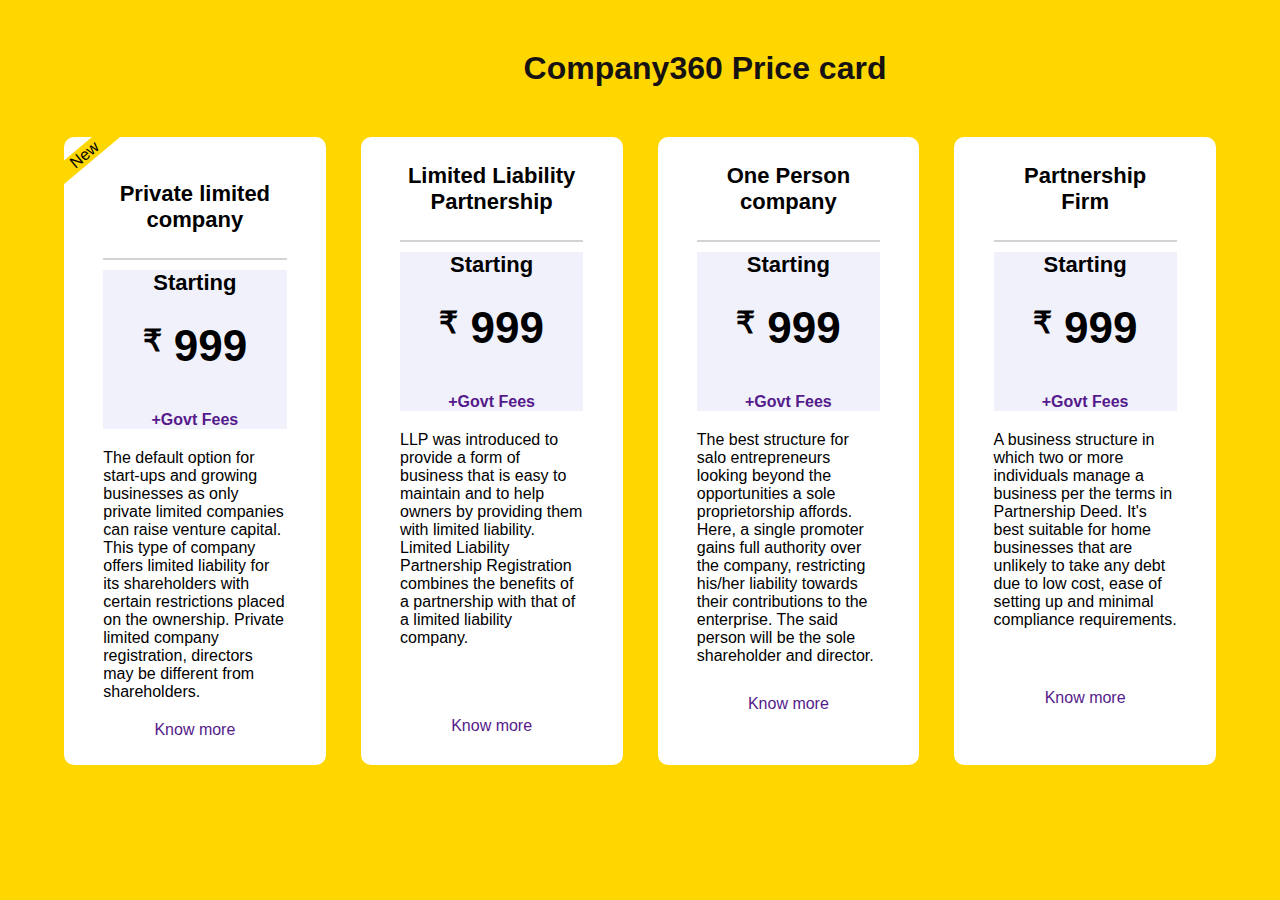
<file: index.html>
<!DOCTYPE html>
<html lang="en">
<head>
    <meta charset="UTF-8">
    <meta http-equiv="X-UA-Compatible" content="IE=edge">
    <meta name="viewport" content="width=device-width, initial-scale=1.0">
    <link rel="stylesheet" href="price_card .css">
    <title>Price card</title>
</head>
<body>
     <div class="container" >
        <h2>Company360 Price card</h2>
        <div class="price-row" >
            <div class="price-col">
                <p class="new" >New</p>
                <h5>Private limited <br>company</h5>
                <hr class="new4">
                <div class="price">
                <h5 class="price">Starting</h5>
                <h3 class="price"><span>&#8377;</span> 999</h3>
                <h4 class="price"><a href="">+Govt Fees</a></h4>
            </div>
                <p class="discription" >The default option for start-ups and 
                    growing businesses as only private
                    limited companies can raise 
                    venture capital. This type of 
                    company offers limited liability for 
                    its shareholders with certain
                    restrictions placed on the 
                    ownership. Private limited 
                    company registration, directors 
                     may be different from 
                    shareholders.</p>
                   <p class="detail"><a href="">Know more</a></p>
            </div>
            
            <div class="price-col">
                <h5>Limited Liability <br>Partnership</h5>
                <hr class="new4">
                <div class="price">
                <h5 class="price">Starting</h5>
                <h3 class="price"><span>&#8377;</span> 999</h3>
                <h4 class="price"><a href="">+Govt Fees</a></h4>
            </div>
                <p class="discription">LLP was introduced to provide a form of 
                    business that is easy to maintain and to help 
                    owners by providing them with limited liability.
                     Limited Liability Partnership Registration combines
                      the benefits of a partnership with that of a limited 
                      liability company.</p>
                   <p class="detail-a"><a href="">Know more</a></p>
            </div>

            <div class="price-col">
                <h5>One Person <br>company</h5>
                <hr class="new4">
                <div class="price">
                <h5 class="price">Starting</h5>
                <h3 class="price"><span>&#8377;</span> 999</h3>
                <h4 class="price"><a href="">+Govt Fees</a></h4>
            </div>
                <p class="discription">The best structure for salo entrepreneurs 
                    looking beyond the opportunities a sole proprietorship 
                    affords. Here, a single promoter gains full
                     authority over the company, restricting
                      his/her liability towards their contributions
                       to the enterprise. The said person will be the
                        sole shareholder and director.</p>
                   <p class="detail-b"><a href="">Know more</a></p>
            </div>

            <div class="price-col">
                <h5>Partnership <br>Firm</h5>
                <hr class="new4">
                <div class="price">
                <h5 class="price">Starting</h5>
                <h3 class="price"><span>&#8377;</span> 999</h3>
                <h4 class="price"><a href="">+Govt Fees</a></h4>
            </div>
                <p class="discription">A business structure in which two or more individuals 
                    manage a business per the terms
                     in Partnership Deed. It's best suitable for 
                     home businesses that are unlikely to take any debt 
                     due to low cost, ease of setting up and minimal compliance 
                     requirements.</p>
                   <p class="detail-c"><a href="">Know more</a></p>
            </div>
            
        </div>
     </div>
    
</body>
</html>
</file>
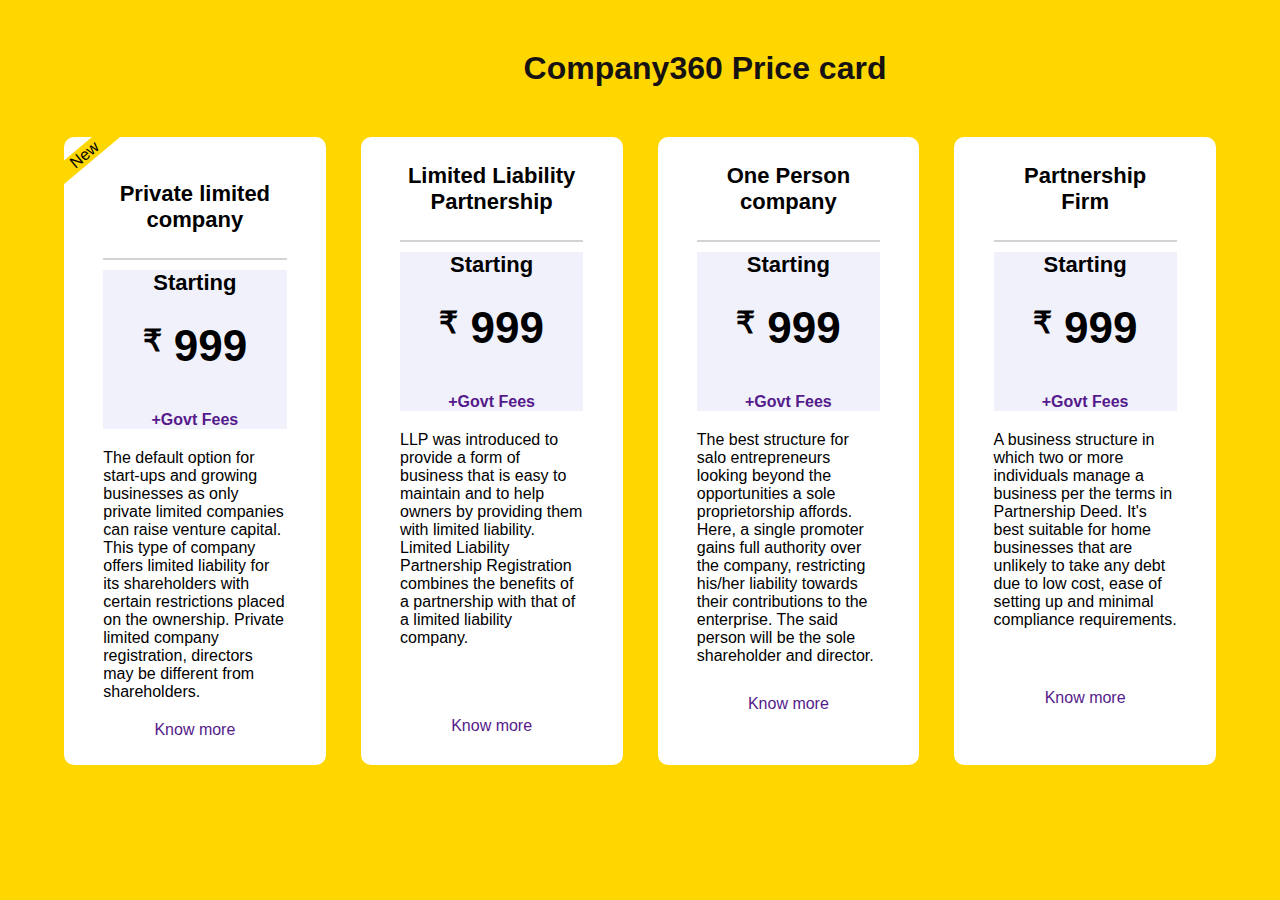
<file: price card.html>
<!DOCTYPE html>
<html lang="en">
<head>
    <meta charset="UTF-8">
    <meta http-equiv="X-UA-Compatible" content="IE=edge">
    <meta name="viewport" content="width=device-width, initial-scale=1.0">
    <link rel="stylesheet" href="price_card .css">
    <title>Price card</title>
</head>
<body>
     <div class="container" >
        <h2>Company360 Price card</h2>
        <div class="price-row" >
            <div class="price-col">
                <p class="new" >New</p>
                <h5>Private limited <br>company</h5>
                <hr class="new4">
                <div class="price">
                <h5 class="price">Starting</h5>
                <h3 class="price"><span>&#8377;</span> 999</h3>
                <h4 class="price"><a href="">+Govt Fees</a></h4>
            </div>
                <p class="discription" >The default option for start-ups and 
                    growing businesses as only private
                    limited companies can raise 
                    venture capital. This type of 
                    company offers limited liability for 
                    its shareholders with certain
                    restrictions placed on the 
                    ownership. Private limited 
                    company registration, directors 
                     may be different from 
                    shareholders.</p>
                   <p class="detail"><a href="">Know more</a></p>
            </div>
            
            <div class="price-col">
                <h5>Limited Liability <br>Partnership</h5>
                <hr class="new4">
                <div class="price">
                <h5 class="price">Starting</h5>
                <h3 class="price"><span>&#8377;</span> 999</h3>
                <h4 class="price"><a href="">+Govt Fees</a></h4>
            </div>
                <p class="discription">LLP was introduced to provide a form of 
                    business that is easy to maintain and to help 
                    owners by providing them with limited liability.
                     Limited Liability Partnership Registration combines
                      the benefits of a partnership with that of a limited 
                      liability company.</p>
                   <p class="detail-a"><a href="">Know more</a></p>
            </div>

            <div class="price-col">
                <h5>One Person <br>company</h5>
                <hr class="new4">
                <div class="price">
                <h5 class="price">Starting</h5>
                <h3 class="price"><span>&#8377;</span> 999</h3>
                <h4 class="price"><a href="">+Govt Fees</a></h4>
            </div>
                <p class="discription">The best structure for salo entrepreneurs 
                    looking beyond the opportunities a sole proprietorship 
                    affords. Here, a single promoter gains full
                     authority over the company, restricting
                      his/her liability towards their contributions
                       to the enterprise. The said person will be the
                        sole shareholder and director.</p>
                   <p class="detail-b"><a href="">Know more</a></p>
            </div>

            <div class="price-col">
                <h5>Partnership <br>Firm</h5>
                <hr class="new4">
                <div class="price">
                <h5 class="price">Starting</h5>
                <h3 class="price"><span>&#8377;</span> 999</h3>
                <h4 class="price"><a href="">+Govt Fees</a></h4>
            </div>
                <p class="discription">A business structure in which two or more individuals 
                    manage a business per the terms
                     in Partnership Deed. It's best suitable for 
                     home businesses that are unlikely to take any debt 
                     due to low cost, ease of setting up and minimal compliance 
                     requirements.</p>
                   <p class="detail-c"><a href="">Know more</a></p>
            </div>
            
        </div>
     </div>
    
</body>
</html>
</file>
<file: price_card .css>
*{
    margin: 0;
    padding: 0;
    box-sizing: border-box;
    font-family: 'poppins',sans-serif;
    
}
.container{
    width: 100%;
    min-height: 100vh;
    background: 	#ffd700;
    
}
.container h2{
    color: rgb(22, 18, 18);
    font-size: 32px;
    padding: 50px;
    margin-left: 37%;
}
.price-row{
    width: 90%;
    max-width: 1400px;
    margin: auto;
    display: grid;
    grid-template-columns: repeat(auto-fit, minmax(250px,1fr));
    grid-gap: 35px;
    /* display: flex;
    justify-content: center;
    align-items: center; */
}
.price-col{
    background: #ffffff;
    padding: 10% 15%;
    border-radius: 10px;
    color: #fff;
    text-align: center;
} 
.price-col .discription{
    text-align: left;
}
.price-col .new{
   position: relative;
   /* left: 5.5%;
   top: 21%; */
   left: -60%;
   top: -3%;
   transform: rotate(-40deg);
   background-color: #ffd700;
}
.price-col h5{
    font-size: 22px;
    color: black;
}
.price-col h3{
    font-size: 44px;
    margin: 20px 0 40px;
    color: black;
}
.price-col h3 span{
    font-size: 30px;
    margin-bottom: 20px;
    position: relative;
    top: -10px;
    color: black;
}
.price{
    background: rgb(241, 241, 251);
    /* display: flex;
    justify-content: flex-start;
    align-items: center; */
    margin-bottom: 20px;
    margin-top: 10px;
}
a{
    text-decoration: none;
}
.price-row p{
    color: black;
}
.price-col h5{
    margin-bottom: 25px;
}
hr.new4 {
    border: 0.9px solid rgb(211, 211, 211);;
    background-color: rgb(211, 211, 211);
  }
.price-row .detail {
    margin-top: 20px;    
}
.price-row .detail-a{
    margin-top: 70px;
}
.price-row .detail-b{
    margin-top: 30px;
}
.price-row .detail-c{
    margin-top: 60px;
}

.price-row .detail a{
    text-decoration: none;
}
</file>
